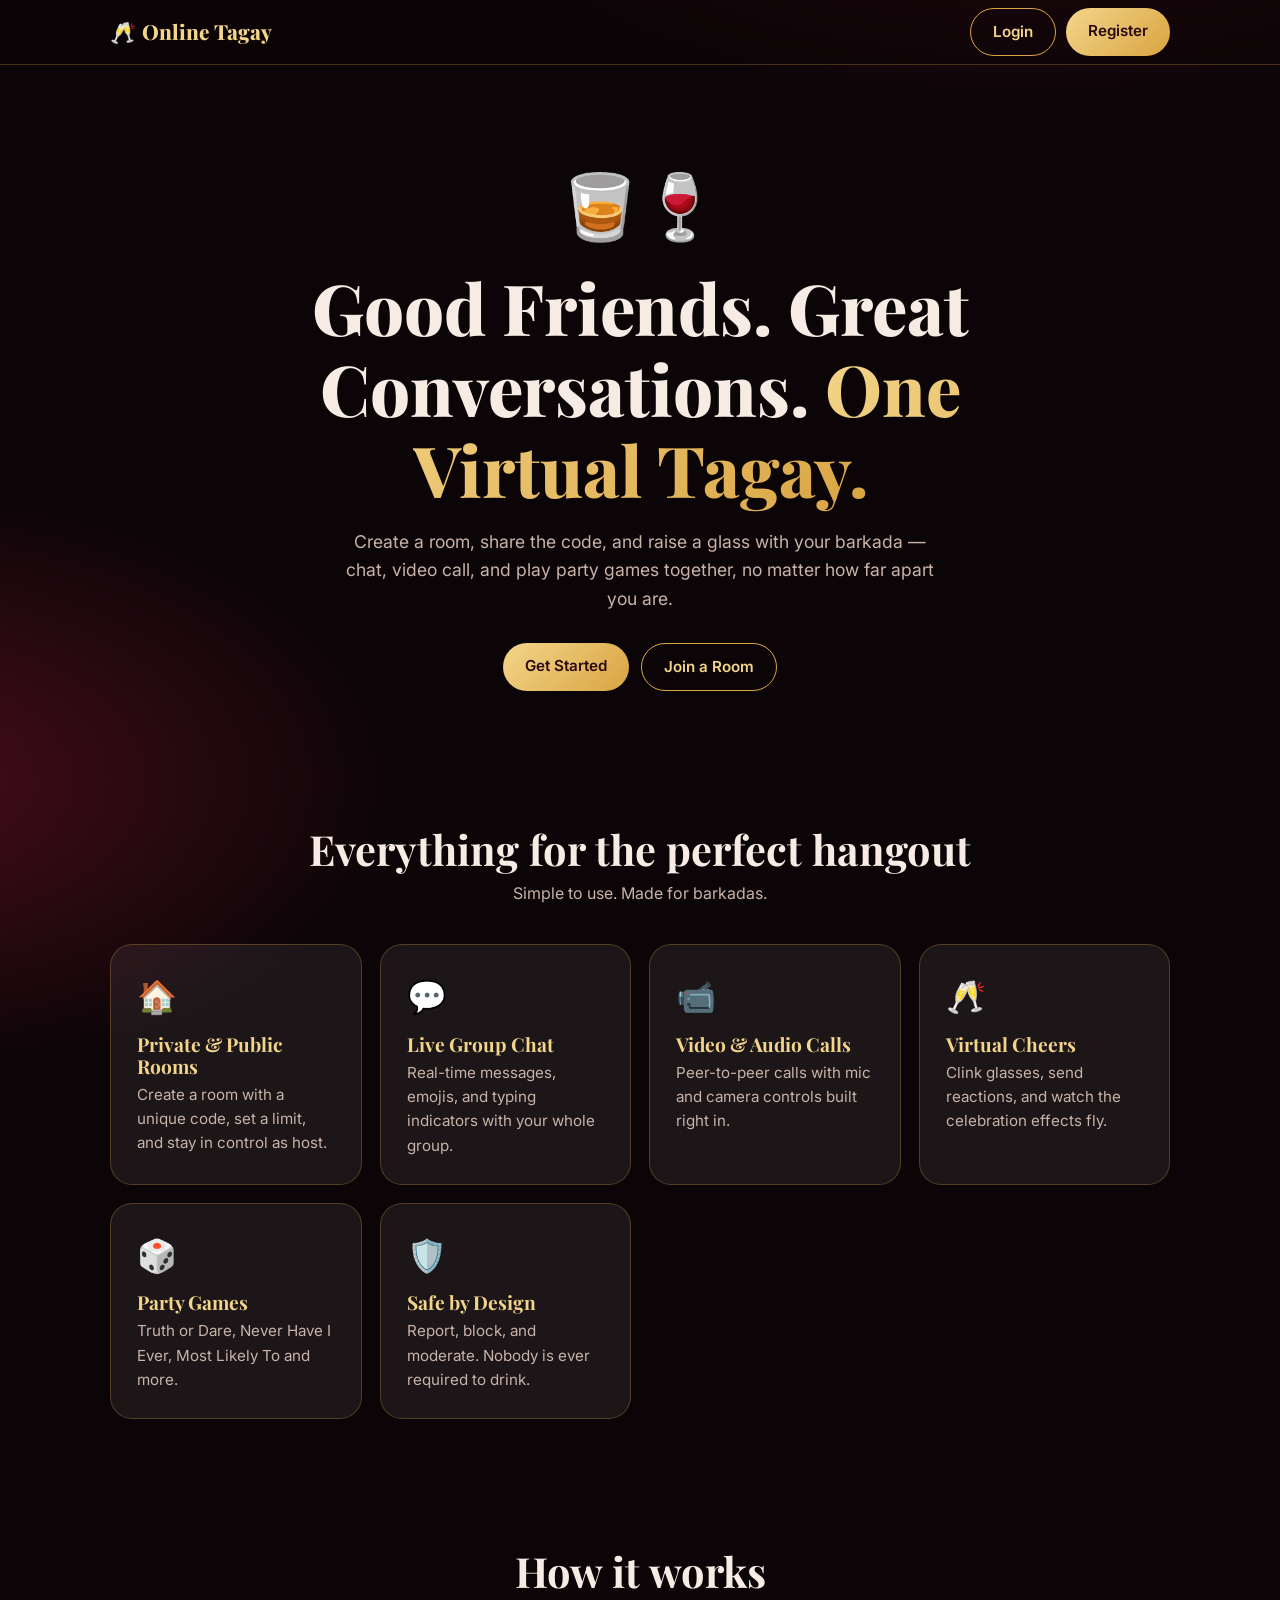
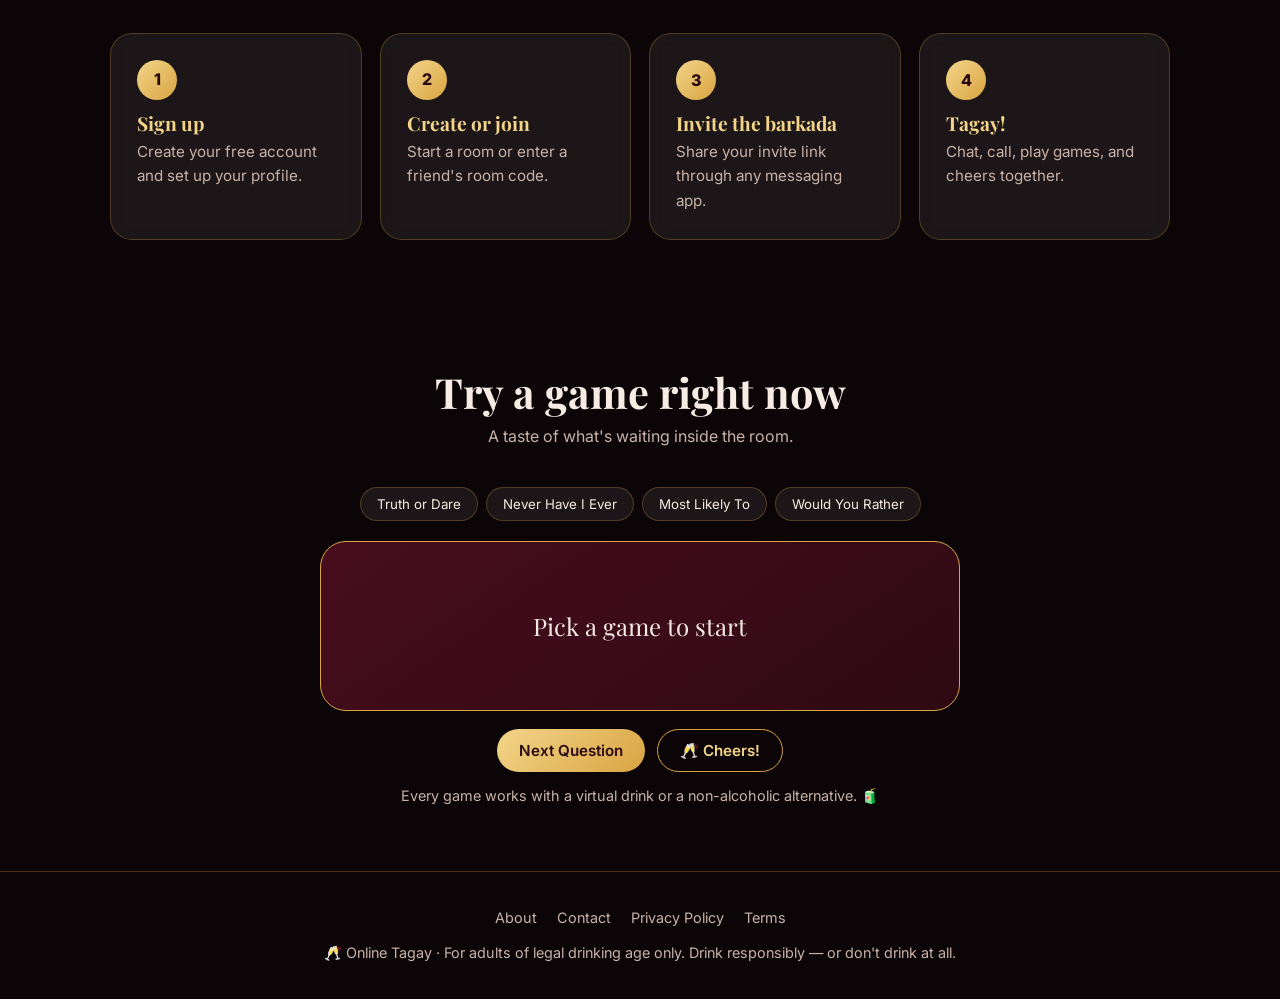
<file: index.html>
<!DOCTYPE html>
<html lang="en">
<head>
<meta charset="UTF-8">
<meta name="viewport" content="width=device-width, initial-scale=1">
<title>Online Tagay — Good Friends. Great Conversations.</title>
<link rel="preconnect" href="https://fonts.googleapis.com">
<link href="https://fonts.googleapis.com/css2?family=Playfair+Display:wght@600;800&family=Inter:wght@400;500;600&display=swap" rel="stylesheet">
<style>
:root{--wine:#4a0d1c;--burg:#7a1330;--black:#0b0507;--gold:#d9a441;--gold2:#f3d58a;--text:#f6ece3;--muted:#c9b3a8;--glass:rgba(255,255,255,.07);--line:rgba(217,164,65,.28)}
*{box-sizing:border-box;margin:0;padding:0}
html{scroll-behavior:smooth}
body{font-family:Inter,system-ui,sans-serif;color:var(--text);background:radial-gradient(1200px 600px at 80% -10%,var(--burg),transparent 60%),radial-gradient(900px 500px at -10% 30%,var(--wine),transparent 60%),var(--black);line-height:1.6;overflow-x:hidden}
h1,h2,h3{font-family:'Playfair Display',Georgia,serif;line-height:1.15}
a{color:inherit;text-decoration:none}
.wrap{max-width:1100px;margin:auto;padding:0 20px}
nav{position:sticky;top:0;z-index:20;backdrop-filter:blur(14px);background:rgba(11,5,7,.65);border-bottom:1px solid var(--line)}
nav .wrap{display:flex;align-items:center;justify-content:space-between;height:64px}
.logo{font-family:'Playfair Display',serif;font-weight:800;font-size:1.3rem;color:var(--gold2)}
.logo span{margin-right:6px}
.nav-actions{display:flex;gap:10px}
.btn{display:inline-block;padding:11px 22px;border-radius:999px;font-weight:600;border:1px solid var(--gold);cursor:pointer;font-size:.95rem;transition:transform .2s,box-shadow .2s;font-family:inherit}
.btn:hover{transform:translateY(-2px);box-shadow:0 8px 24px rgba(217,164,65,.25)}
.btn.gold{background:linear-gradient(135deg,var(--gold2),var(--gold));color:#2a0a12;border:0}
.btn.ghost{background:transparent;color:var(--gold2)}
.hero{text-align:center;padding:90px 0 70px;position:relative}
.hero h1{font-size:clamp(2.2rem,7vw,4.4rem);font-weight:800;max-width:850px;margin:0 auto 18px}
.hero h1 em{font-style:normal;background:linear-gradient(135deg,var(--gold2),var(--gold));-webkit-background-clip:text;background-clip:text;color:transparent}
.hero p{max-width:600px;margin:0 auto 30px;color:var(--muted);font-size:1.1rem}
.cta{display:flex;gap:12px;justify-content:center;flex-wrap:wrap}
.glasses{font-size:4rem;margin-bottom:10px;display:flex;justify-content:center;gap:0}
.glasses span{display:inline-block;animation:clink 2.6s ease-in-out infinite}
.glasses span:first-child{transform-origin:bottom right}
.glasses span:last-child{animation-delay:.05s;animation-direction:reverse}
@keyframes clink{0%,100%{transform:rotate(-14deg) translateX(-6px)}50%{transform:rotate(8deg) translateX(4px)}}
.spark{position:absolute;pointer-events:none;font-size:1.2rem;animation:rise 1.4s ease-out forwards}
@keyframes rise{to{transform:translateY(-120px) scale(1.4);opacity:0}}
section{padding:64px 0}
.title{text-align:center;margin-bottom:38px}
.title h2{font-size:clamp(1.7rem,4vw,2.6rem)}
.title p{color:var(--muted);margin-top:8px}
.grid{display:grid;gap:18px;grid-template-columns:repeat(auto-fit,minmax(240px,1fr))}
.card{background:var(--glass);border:1px solid var(--line);border-radius:22px;padding:26px;backdrop-filter:blur(10px);transition:transform .25s,border-color .25s}
.card:hover{transform:translateY(-5px);border-color:var(--gold)}
.card .ic{font-size:2rem;margin-bottom:10px}
.card h3{font-size:1.2rem;margin-bottom:6px;color:var(--gold2)}
.card p{color:var(--muted);font-size:.95rem}
.steps .num{width:40px;height:40px;border-radius:50%;background:linear-gradient(135deg,var(--gold2),var(--gold));color:#2a0a12;font-weight:800;display:grid;place-items:center;margin-bottom:12px}
.game{max-width:640px;margin:auto;text-align:center}
.tabs{display:flex;gap:8px;justify-content:center;flex-wrap:wrap;margin-bottom:20px}
.tab{padding:8px 16px;border-radius:999px;border:1px solid var(--line);background:var(--glass);color:var(--text);cursor:pointer;font-family:inherit}
.tab.on{background:var(--gold);color:#2a0a12;border-color:var(--gold)}
.qcard{min-height:170px;display:grid;place-items:center;font-family:'Playfair Display',serif;font-size:1.5rem;padding:30px;border-radius:26px;background:linear-gradient(145deg,rgba(122,19,48,.55),rgba(74,13,28,.55));border:1px solid var(--gold);margin-bottom:18px}
.qcard.flip{animation:flip .45s}
@keyframes flip{from{opacity:0;transform:rotateX(70deg) scale(.95)}to{opacity:1;transform:none}}
.alt{color:var(--muted);font-size:.9rem;margin-top:12px}
footer{border-top:1px solid var(--line);padding:34px 0;text-align:center;color:var(--muted);font-size:.9rem}
footer .links{display:flex;gap:20px;justify-content:center;flex-wrap:wrap;margin-bottom:12px}
footer a:hover{color:var(--gold2)}
@media(max-width:520px){.nav-actions .btn{padding:9px 14px;font-size:.85rem}.hero{padding-top:60px}}
@media(prefers-reduced-motion:reduce){*{animation:none!important;transition:none!important}}
</style>
</head>
<body>
<nav><div class="wrap">
  <a href="#top" class="logo"><span>🥂</span>Online Tagay</a>
  <div class="nav-actions">
    <a class="btn ghost" href="login.html">Login</a>
    <a class="btn gold" href="register.html">Register</a>
  </div>
</div></nav>

<header class="hero wrap" id="top">
  <div class="glasses" aria-hidden="true"><span>🥃</span><span>🍷</span></div>
  <h1>Good Friends. Great Conversations. <em>One Virtual Tagay.</em></h1>
  <p>Create a room, share the code, and raise a glass with your barkada — chat, video call, and play party games together, no matter how far apart you are.</p>
  <div class="cta">
    <a class="btn gold" href="register.html" id="start">Get Started</a>
    <a class="btn ghost" href="join.html">Join a Room</a>
  </div>
</header>

<section id="features"><div class="wrap">
  <div class="title"><h2>Everything for the perfect hangout</h2><p>Simple to use. Made for barkadas.</p></div>
  <div class="grid">
    <div class="card"><div class="ic">🏠</div><h3>Private & Public Rooms</h3><p>Create a room with a unique code, set a limit, and stay in control as host.</p></div>
    <div class="card"><div class="ic">💬</div><h3>Live Group Chat</h3><p>Real-time messages, emojis, and typing indicators with your whole group.</p></div>
    <div class="card"><div class="ic">📹</div><h3>Video & Audio Calls</h3><p>Peer-to-peer calls with mic and camera controls built right in.</p></div>
    <div class="card"><div class="ic">🥂</div><h3>Virtual Cheers</h3><p>Clink glasses, send reactions, and watch the celebration effects fly.</p></div>
    <div class="card"><div class="ic">🎲</div><h3>Party Games</h3><p>Truth or Dare, Never Have I Ever, Most Likely To and more.</p></div>
    <div class="card"><div class="ic">🛡️</div><h3>Safe by Design</h3><p>Report, block, and moderate. Nobody is ever required to drink.</p></div>
  </div>
</div></section>

<section id="how"><div class="wrap">
  <div class="title"><h2>How it works</h2></div>
  <div class="grid steps">
    <div class="card"><div class="num">1</div><h3>Sign up</h3><p>Create your free account and set up your profile.</p></div>
    <div class="card"><div class="num">2</div><h3>Create or join</h3><p>Start a room or enter a friend's room code.</p></div>
    <div class="card"><div class="num">3</div><h3>Invite the barkada</h3><p>Share your invite link through any messaging app.</p></div>
    <div class="card"><div class="num">4</div><h3>Tagay!</h3><p>Chat, call, play games, and cheers together.</p></div>
  </div>
</div></section>

<section id="games"><div class="wrap">
  <div class="title"><h2>Try a game right now</h2><p>A taste of what's waiting inside the room.</p></div>
  <div class="game">
    <div class="tabs" id="tabs"></div>
    <div class="qcard" id="qcard">Pick a game to start</div>
    <div class="cta">
      <button class="btn gold" id="next">Next Question</button>
      <button class="btn ghost" id="cheers">🥂 Cheers!</button>
    </div>
    <p class="alt">Every game works with a virtual drink or a non-alcoholic alternative. 🧃</p>
  </div>
</div></section>

<footer><div class="wrap">
  <div class="links">
    <a href="about.html">About</a><a href="contact.html">Contact</a><a href="privacy.html">Privacy Policy</a><a href="terms.html">Terms</a>
  </div>
  <p>🥂 Online Tagay · For adults of legal drinking age only. Drink responsibly — or don't drink at all.</p>
</div></footer>

<script>
const GAMES={
  "Truth or Dare":["Truth: What's the most embarrassing thing in your phone gallery?","Dare: Do your best impression of someone in the room.","Truth: Who in this group would you trust with your biggest secret?","Dare: Send a heart emoji to the 5th person in your chat list."],
  "Never Have I Ever":["Never have I ever sent a text to the wrong person.","Never have I ever fallen asleep during a video call.","Never have I ever pretended to know a song's lyrics.","Never have I ever cried during a movie."],
  "Most Likely To":["Who is most likely to be late to their own birthday?","Who is most likely to become famous?","Who is most likely to get lost with GPS on?","Who is most likely to adopt ten cats?"],
  "Would You Rather":["Would you rather always be 10 minutes late or 20 minutes early?","Would you rather lose your phone or your wallet for a week?","Would you rather sing everything or dance everywhere?","Would you rather have unlimited pancit or unlimited lechon?"]
};
const tabs=document.getElementById('tabs'),card=document.getElementById('qcard');
let cur=null,last=-1;
Object.keys(GAMES).forEach(g=>{const b=document.createElement('button');b.className='tab';b.textContent=g;b.onclick=()=>{cur=g;[...tabs.children].forEach(t=>t.classList.toggle('on',t===b));show()};tabs.appendChild(b)});
function show(){
  if(!cur){card.textContent='Pick a game to start';return}
  const list=GAMES[cur];let i;do{i=Math.floor(Math.random()*list.length)}while(i===last&&list.length>1);last=i;
  card.textContent=list[i];card.classList.remove('flip');void card.offsetWidth;card.classList.add('flip');
}
document.getElementById('next').onclick=()=>{if(!cur)tabs.firstChild.click();else show()};
document.getElementById('cheers').onclick=e=>{
  const em=['🥂','✨','🍷','🎉','⭐'];
  for(let i=0;i<10;i++){
    const s=document.createElement('span');s.className='spark';s.textContent=em[i%em.length];
    s.style.left=(e.clientX+(Math.random()*120-60))+'px';s.style.top=(e.clientY+window.scrollY-10)+'px';
    s.style.position='absolute';s.style.zIndex=50;document.body.appendChild(s);setTimeout(()=>s.remove(),1500);
  }
};
</script>
</body>
</html>
</file>
